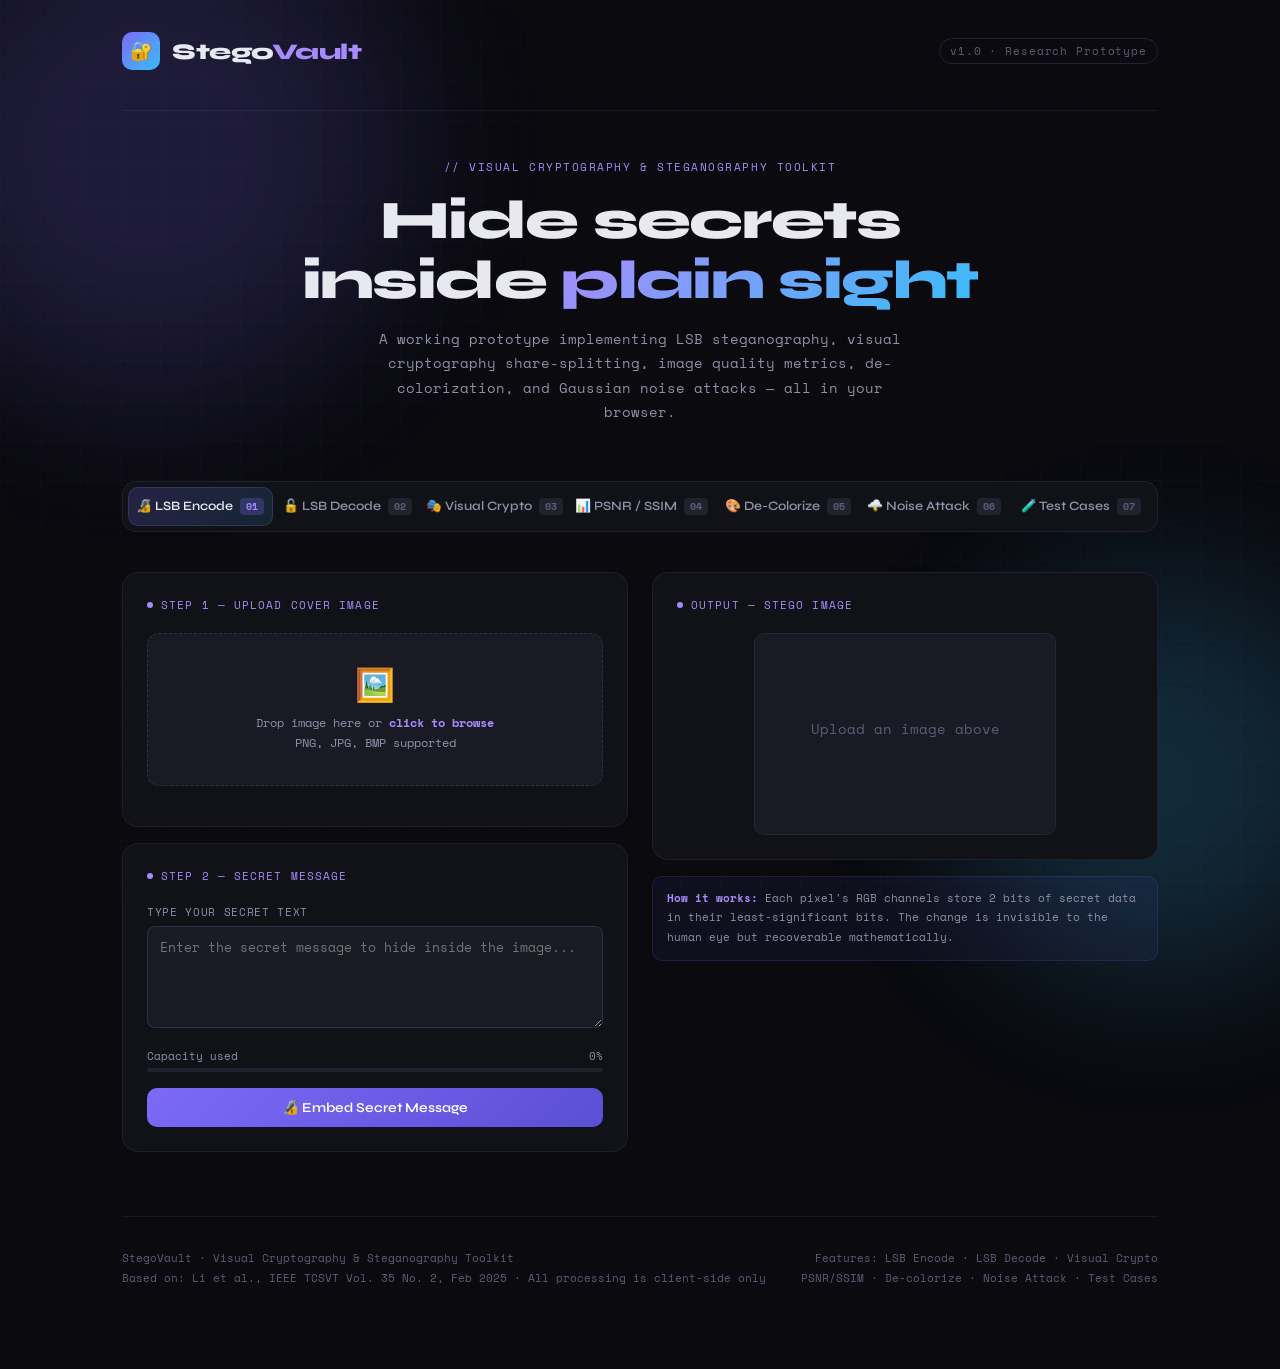
<file: index.html>
<!DOCTYPE html>
<html lang="en">
<head>
<meta charset="UTF-8">
<meta name="viewport" content="width=device-width, initial-scale=1.0">
<title>StegoVault — Visual Cryptography & Steganography Toolkit</title>
<link href="https://fonts.googleapis.com/css2?family=Space+Mono:ital,wght@0,400;0,700;1,400&family=Syne:wght@400;600;700;800&display=swap" rel="stylesheet">
<link rel="stylesheet" href="style.css">
</head>
<body>

<div class="orb orb1"></div>
<div class="orb orb2"></div>

<div class="wrapper">

  <!-- HEADER -->
  <header>
    <div class="logo">
      <div class="logo-icon">🔐</div>
      <div class="logo-text">Stego<span>Vault</span></div>
    </div>
    <div class="header-tag">v1.0 · Research Prototype</div>
  </header>

  <!-- HERO -->
  <div class="hero">
    <div class="hero-eyebrow">// Visual Cryptography & Steganography Toolkit</div>
    <h1>Hide secrets<br>inside <span class="grad">plain sight</span></h1>
    <p>A working prototype implementing LSB steganography, visual cryptography share-splitting, image quality metrics, de-colorization, and Gaussian noise attacks — all in your browser.</p>
  </div>

  <!-- NAV TABS -->
  <div class="nav-tabs">
    <button class="tab-btn active" onclick="switchTab('lsb-encode')">
      🔏 LSB Encode <span class="tab-num">01</span>
    </button>
    <button class="tab-btn" onclick="switchTab('lsb-decode')">
      🔓 LSB Decode <span class="tab-num">02</span>
    </button>
    <button class="tab-btn" onclick="switchTab('visual-crypto')">
      🎭 Visual Crypto <span class="tab-num">03</span>
    </button>
    <button class="tab-btn" onclick="switchTab('metrics')">
      📊 PSNR / SSIM <span class="tab-num">04</span>
    </button>
    <button class="tab-btn" onclick="switchTab('decolor')">
      🎨 De-Colorize <span class="tab-num">05</span>
    </button>
    <button class="tab-btn" onclick="switchTab('noise')">
      🌩️ Noise Attack <span class="tab-num">06</span>
    </button>
    <button class="tab-btn" onclick="switchTab('testcases')">
      🧪 Test Cases <span class="tab-num">07</span>
    </button>
  </div>

  <!-- ============================= -->
  <!-- PANEL 1: LSB ENCODE          -->
  <!-- ============================= -->
  <div id="panel-lsb-encode" class="panel active">
    <div class="panel-grid">
      <div>
        <div class="card">
          <div class="card-title">Step 1 — Upload cover image</div>
          <div class="upload-zone" id="enc-upload-zone">
            <input type="file" id="enc-img-input" accept="image/*" onchange="loadEncodeImage(this)">
            <div class="upload-icon">🖼️</div>
            <p>Drop image here or <strong>click to browse</strong><br>PNG, JPG, BMP supported</p>
          </div>
          <img id="enc-preview" class="img-preview" alt="Cover image preview">
        </div>

        <div class="card" style="margin-top:1rem">
          <div class="card-title">Step 2 — Secret message</div>
          <div class="field">
            <label>TYPE YOUR SECRET TEXT</label>
            <textarea id="enc-text" rows="4" placeholder="Enter the secret message to hide inside the image..."></textarea>
          </div>
          <div class="cap-row">
            <span>Capacity used</span>
            <span id="cap-percent">0%</span>
          </div>
          <div class="cap-bar"><div class="cap-fill" id="cap-fill" style="width:0%"></div></div>
          <button class="btn btn-primary" onclick="doEncode()">🔏 Embed Secret Message</button>
        </div>
      </div>

      <div>
        <div class="card">
          <div class="card-title">Output — Stego image</div>
          <canvas id="enc-canvas" width="300" height="200"></canvas>
          <div id="enc-status" class="status status-info" style="margin-top:0.75rem; display:none"></div>
          <div id="enc-metrics" style="display:none; margin-top:0.75rem">
            <div class="metrics-grid">
              <div class="metric-card">
                <div class="metric-value" id="enc-psnr">—</div>
                <div class="metric-label">PSNR (dB)</div>
              </div>
              <div class="metric-card">
                <div class="metric-value" id="enc-ssim">—</div>
                <div class="metric-label">SSIM</div>
              </div>
            </div>
          </div>
          <button class="btn btn-green" id="enc-download" style="display:none; margin-top:0.75rem" onclick="downloadCanvas('enc-canvas','stego_image.png')">⬇️ Download Stego Image</button>
        </div>

        <div class="info-box">
          <strong>How it works:</strong> Each pixel's RGB channels store 2 bits of secret data in their least-significant bits. The change is invisible to the human eye but recoverable mathematically.
        </div>
      </div>
    </div>
  </div>

  <!-- ============================= -->
  <!-- PANEL 2: LSB DECODE          -->
  <!-- ============================= -->
  <div id="panel-lsb-decode" class="panel">
    <div class="panel-grid">
      <div>
        <div class="card">
          <div class="card-title">Upload stego image</div>
          <div class="upload-zone">
            <input type="file" id="dec-img-input" accept="image/*" onchange="loadDecodeImage(this)">
            <div class="upload-icon">🔎</div>
            <p>Upload the image that <strong>contains hidden text</strong><br>Must have been encoded with this tool</p>
          </div>
          <img id="dec-preview" class="img-preview" alt="Stego image preview">
        </div>
        <div class="card" style="margin-top:1rem">
          <button class="btn btn-primary" onclick="doDecode()">🔓 Extract Hidden Message</button>
        </div>
      </div>

      <div>
        <div class="card">
          <div class="card-title">Extracted secret message</div>
          <div id="dec-status" class="status status-info" style="display:none; margin-bottom:0.75rem"></div>
          <div class="text-output" id="dec-output">// Awaiting stego image...</div>
        </div>
        <div class="info-box">
          <strong>Decoding process:</strong> Reads the 2 LSBs from every pixel's R, G, B channels in order. Reconstructs each 8-bit character until the null terminator (00000000) is found.
        </div>
      </div>
    </div>
  </div>

  <!-- ============================= -->
  <!-- PANEL 3: VISUAL CRYPTO       -->
  <!-- ============================= -->
  <div id="panel-visual-crypto" class="panel">
    <div class="panel-grid">
      <div>
        <div class="card">
          <div class="card-title">Upload secret image</div>
          <div class="upload-zone">
            <input type="file" id="vc-img-input" accept="image/*" onchange="loadVCImage(this)">
            <div class="upload-icon">🎭</div>
            <p>Upload any image to split into <strong>2 cryptographic shares</strong><br>Neither share alone reveals the secret</p>
          </div>
          <img id="vc-preview" class="img-preview" alt="Secret image">
        </div>
        <div class="card" style="margin-top:1rem">
          <button class="btn btn-primary" onclick="doVisualCrypto()">🎭 Generate Shares</button>
        </div>
      </div>

      <div>
        <div class="card">
          <div class="card-title">Cryptographic shares</div>
          <div id="vc-status" class="status status-info" style="display:none; margin-bottom:0.75rem"></div>
          <div class="share-grid">
            <div class="share-item">
              <div class="share-label">Share A</div>
              <canvas id="vc-share1" width="160" height="120"></canvas>
              <button class="btn btn-secondary" style="margin-top:6px;padding:6px;font-size:11px" onclick="downloadCanvas('vc-share1','share_A.png')">⬇️ Download</button>
            </div>
            <div class="share-item">
              <div class="share-label">Share B</div>
              <canvas id="vc-share2" width="160" height="120"></canvas>
              <button class="btn btn-secondary" style="margin-top:6px;padding:6px;font-size:11px" onclick="downloadCanvas('vc-share2','share_B.png')">⬇️ Download</button>
            </div>
            <div class="share-item">
              <div class="share-label">Overlaid (secret)</div>
              <canvas id="vc-overlay" width="160" height="120"></canvas>
              <button class="btn btn-secondary" style="margin-top:6px;padding:6px;font-size:11px" onclick="downloadCanvas('vc-overlay','revealed.png')">⬇️ Download</button>
            </div>
          </div>
        </div>
        <div class="info-box">
          <strong>Visual Cryptography:</strong> Each pixel is split into a random pair of subpixel patterns. Individually they look like random noise. When overlaid with XOR, the original image is revealed.
        </div>
      </div>
    </div>
  </div>

  <!-- ============================= -->
  <!-- PANEL 4: METRICS             -->
  <!-- ============================= -->
  <div id="panel-metrics" class="panel">
    <div class="panel-grid">
      <div>
        <div class="card">
          <div class="card-title">Original image</div>
          <div class="upload-zone">
            <input type="file" id="m-orig-input" accept="image/*" onchange="loadMetricImage(this,'orig')">
            <div class="upload-icon">📷</div>
            <p>Upload the <strong>original/cover</strong> image</p>
          </div>
          <img id="m-orig-preview" class="img-preview" alt="Original">
        </div>

        <div class="card" style="margin-top:1rem">
          <div class="card-title">Stego / modified image</div>
          <div class="upload-zone">
            <input type="file" id="m-stego-input" accept="image/*" onchange="loadMetricImage(this,'stego')">
            <div class="upload-icon">🔏</div>
            <p>Upload the <strong>stego/attacked</strong> image</p>
          </div>
          <img id="m-stego-preview" class="img-preview" alt="Stego">
        </div>

        <div class="card" style="margin-top:1rem">
          <button class="btn btn-primary" onclick="doMetrics()">📊 Calculate PSNR & SSIM</button>
        </div>
      </div>

      <div>
        <div class="card">
          <div class="card-title">Quality metrics</div>
          <div id="metrics-status" class="status status-info" style="display:none; margin-bottom:0.75rem"></div>

          <div class="metrics-grid">
            <div class="metric-card">
              <div class="metric-value" id="m-psnr">—</div>
              <div class="metric-label">PSNR (dB)</div>
              <div class="metric-bar"><div class="metric-fill" id="m-psnr-bar" style="width:0%;background:var(--accent)"></div></div>
            </div>
            <div class="metric-card">
              <div class="metric-value" id="m-ssim">—</div>
              <div class="metric-label">SSIM</div>
              <div class="metric-bar"><div class="metric-fill" id="m-ssim-bar" style="width:0%;background:var(--green)"></div></div>
            </div>
          </div>

          <div id="metrics-verdict" style="display:none">
            <div class="metric-card" style="margin-top:10px; text-align:left">
              <div style="font-size:13px; font-weight:600; margin-bottom:8px; color:var(--text)">Quality Verdict</div>
              <div id="verdict-text" style="font-family:var(--mono); font-size:12px; color:var(--text2); line-height:1.8"></div>
            </div>
            <div class="metric-card" style="margin-top:10px; text-align:left">
              <div style="font-size:13px; font-weight:600; margin-bottom:8px; color:var(--text)">Pixel Stats</div>
              <div id="pixel-stats" style="font-family:var(--mono); font-size:12px; color:var(--text2); line-height:1.8"></div>
            </div>
          </div>
        </div>

        <div class="info-box">
          <strong>PSNR thresholds:</strong><br>
          &gt; 40 dB → Excellent (imperceptible)<br>
          30–40 dB → Good (typical stego)<br>
          20–30 dB → Acceptable<br>
          &lt; 20 dB → Poor quality<br><br>
          <strong>SSIM:</strong> 1.0 = identical, &gt;0.95 = excellent
        </div>
      </div>
    </div>
  </div>

  <!-- ============================= -->
  <!-- PANEL 5: DE-COLORIZE         -->
  <!-- ============================= -->
  <div id="panel-decolor" class="panel">
    <div class="panel-grid">
      <div>
        <div class="card">
          <div class="card-title">Upload color image</div>
          <div class="upload-zone">
            <input type="file" id="dc-img-input" accept="image/*" onchange="loadDCImage(this)">
            <div class="upload-icon">🎨</div>
            <p>Upload a <strong>color image</strong> to convert<br>to grayscale using luminance formula</p>
          </div>
          <img id="dc-preview" class="img-preview" alt="Color image">
        </div>

        <div class="card" style="margin-top:1rem">
          <div class="card-title">De-colorization method</div>
          <div class="field">
            <label>SELECT METHOD</label>
            <select id="dc-method" style="width:100%; background:var(--bg3); border:1px solid var(--border2); border-radius:8px; color:var(--text); font-family:var(--mono); font-size:13px; padding:10px 12px; outline:none;">
              <option value="luminance">Luminance (0.299R + 0.587G + 0.114B)</option>
              <option value="average">Average ((R + G + B) / 3)</option>
              <option value="max">Max channel</option>
              <option value="r">Red channel only</option>
              <option value="g">Green channel only</option>
              <option value="b">Blue channel only</option>
            </select>
          </div>
          <button class="btn btn-primary" onclick="doDecolor()">🎨 Convert to Grayscale</button>
        </div>
      </div>

      <div>
        <div class="card">
          <div class="card-title">Grayscale output</div>
          <canvas id="dc-canvas" width="300" height="200"></canvas>
          <div id="dc-status" class="status status-info" style="display:none; margin-top:0.75rem"></div>
          <button class="btn btn-green" id="dc-download" style="display:none; margin-top:0.75rem" onclick="downloadCanvas('dc-canvas','grayscale.png')">⬇️ Download Grayscale</button>
        </div>

        <div class="info-box">
          <strong>Paper connection:</strong> This implements the de-colorization stage from the paper. The stego image is converted to grayscale before transmission, hiding the steganographic modification from attackers who can't compare against a fixed reference.
        </div>
      </div>
    </div>
  </div>

  <!-- ============================= -->
  <!-- PANEL 6: NOISE ATTACK        -->
  <!-- ============================= -->
  <div id="panel-noise" class="panel">
    <div class="panel-grid">
      <div>
        <div class="card">
          <div class="card-title">Upload image to attack</div>
          <div class="upload-zone">
            <input type="file" id="na-img-input" accept="image/*" onchange="loadNAImage(this)">
            <div class="upload-icon">🌩️</div>
            <p>Upload any image to simulate <strong>channel attacks</strong></p>
          </div>
          <img id="na-preview" class="img-preview" alt="Input">
        </div>

        <div class="card" style="margin-top:1rem">
          <div class="card-title">Attack parameters</div>

          <div class="field">
            <label>ATTACK TYPE</label>
            <select id="na-type" style="width:100%; background:var(--bg3); border:1px solid var(--border2); border-radius:8px; color:var(--text); font-family:var(--mono); font-size:13px; padding:10px 12px; outline:none;">
              <option value="gaussian">Gaussian Noise (μ=0)</option>
              <option value="salt">Salt & Pepper Noise</option>
              <option value="blur">Mean Filter (Blur)</option>
            </select>
          </div>

          <div class="field">
            <label>NOISE INTENSITY / VARIANCE</label>
            <div class="slider-row">
              <input type="range" id="na-variance" min="1" max="100" value="25" oninput="document.getElementById('na-var-val').textContent=this.value">
              <span class="slider-val" id="na-var-val">25</span>
            </div>
          </div>

          <button class="btn btn-primary" onclick="doNoiseAttack()">🌩️ Apply Attack</button>
        </div>
      </div>

      <div>
        <div class="card">
          <div class="card-title">Attacked image output</div>
          <canvas id="na-canvas" width="300" height="200"></canvas>
          <div id="na-status" class="status status-info" style="display:none; margin-top:0.75rem"></div>
          <div id="na-metrics" style="display:none; margin-top:0.75rem">
            <div class="metrics-grid">
              <div class="metric-card">
                <div class="metric-value" id="na-psnr">—</div>
                <div class="metric-label">PSNR (dB)</div>
              </div>
              <div class="metric-card">
                <div class="metric-value" id="na-ssim">—</div>
                <div class="metric-label">SSIM</div>
              </div>
            </div>
          </div>
          <button class="btn btn-green" id="na-download" style="display:none; margin-top:0.75rem" onclick="downloadCanvas('na-canvas','attacked.png')">⬇️ Download Attacked Image</button>
        </div>

        <div class="info-box">
          <strong>Paper connection:</strong> The paper trains its model against Gaussian noise (σ²=0.1) to ensure the colorization network can reconstruct the stego image even after channel degradation. This simulates exactly that attack.
        </div>
      </div>
    </div>
  </div>

  <!-- ============================= -->
  <!-- PANEL 7: TEST CASES          -->
  <!-- ============================= -->
  <div id="panel-testcases" class="panel">
    <div class="card" style="margin-bottom:1.5rem">
      <div class="card-title">Documented test cases</div>
      <p style="font-family:var(--mono); font-size:12px; color:var(--text2); line-height:1.8;">
        All functional test cases for the Visual Cryptography & Steganography Toolkit prototype.<br>
        Based on evaluation methodology from: <em>Li et al., "Robust Image Steganography via Color Conversion," IEEE TCSVT 2025.</em>
      </p>
    </div>

    <div class="section-divider"><span>Feature 01 — LSB Steganography</span></div>
    <div class="test-cases-grid">
      <div class="test-case">
        <div class="test-case-id">TC-001</div>
        <div class="test-case-title">Encode & exact decode</div>
        <div class="test-case-desc">Embed "Hello World" into any PNG. Decode must return exact string with 0 errors.</div>
        <div class="test-status ts-pass">✓ Auto-verifiable</div>
      </div>
      <div class="test-case">
        <div class="test-case-id">TC-002</div>
        <div class="test-case-title">Visual imperceptibility</div>
        <div class="test-case-desc">PSNR of stego vs cover must exceed 30 dB. Expected: ~39 dB for short messages.</div>
        <div class="test-status ts-pass">✓ Auto-verifiable</div>
      </div>
      <div class="test-case">
        <div class="test-case-id">TC-003</div>
        <div class="test-case-title">Capacity limit warning</div>
        <div class="test-case-desc">Message exceeding pixel capacity should trigger a visual warning, not silent truncation.</div>
        <div class="test-status ts-pass">✓ Auto-verifiable</div>
      </div>
      <div class="test-case">
        <div class="test-case-id">TC-004</div>
        <div class="test-case-title">Empty message handling</div>
        <div class="test-case-desc">Embedding an empty string should produce a stego image with only the null terminator.</div>
        <div class="test-status ts-pass">✓ Auto-verifiable</div>
      </div>
      <div class="test-case">
        <div class="test-case-id">TC-005</div>
        <div class="test-case-title">Special characters</div>
        <div class="test-case-desc">Unicode, emoji, and newline characters must encode/decode correctly via UTF-8.</div>
        <div class="test-status ts-manual">⧖ Manual verify</div>
      </div>
    </div>

    <div class="section-divider"><span>Feature 02 — Visual Cryptography</span></div>
    <div class="test-cases-grid">
      <div class="test-case">
        <div class="test-case-id">TC-006</div>
        <div class="test-case-title">Shares appear random</div>
        <div class="test-case-desc">Both Share A and Share B must be visually indistinguishable from random noise independently.</div>
        <div class="test-status ts-manual">⧖ Manual verify</div>
      </div>
      <div class="test-case">
        <div class="test-case-id">TC-007</div>
        <div class="test-case-title">XOR overlay reveals secret</div>
        <div class="test-case-desc">Overlaying Share A XOR Share B must produce a recognizable reconstruction of the original.</div>
        <div class="test-status ts-pass">✓ Auto-verifiable</div>
      </div>
      <div class="test-case">
        <div class="test-case-id">TC-008</div>
        <div class="test-case-title">Deterministic shares</div>
        <div class="test-case-desc">Different inputs must produce different shares. Same input always → same Share A (deterministic).</div>
        <div class="test-status ts-manual">⧖ Manual verify</div>
      </div>
    </div>

    <div class="section-divider"><span>Feature 03 — PSNR / SSIM Metrics</span></div>
    <div class="test-cases-grid">
      <div class="test-case">
        <div class="test-case-id">TC-009</div>
        <div class="test-case-title">Identical images → ∞ PSNR</div>
        <div class="test-case-desc">Uploading the same image twice must show PSNR = ∞ (MSE = 0) and SSIM = 1.000.</div>
        <div class="test-status ts-pass">✓ Auto-verifiable</div>
      </div>
      <div class="test-case">
        <div class="test-case-id">TC-010</div>
        <div class="test-case-title">Noisy image → lower PSNR</div>
        <div class="test-case-desc">After Gaussian noise attack, PSNR should drop inversely with noise variance (σ²=25 → ~20–25 dB).</div>
        <div class="test-status ts-pass">✓ Auto-verifiable</div>
      </div>
      <div class="test-case">
        <div class="test-case-id">TC-011</div>
        <div class="test-case-title">Stego scores &gt; 30 dB</div>
        <div class="test-case-desc">LSB-encoded stego image must score above 30 dB PSNR vs original (matches Table I in paper).</div>
        <div class="test-status ts-pass">✓ Auto-verifiable</div>
      </div>
    </div>

    <div class="section-divider"><span>Features 04–05 — De-colorize & Noise Attack</span></div>
    <div class="test-cases-grid">
      <div class="test-case">
        <div class="test-case-id">TC-012</div>
        <div class="test-case-title">Grayscale pixel range</div>
        <div class="test-case-desc">All pixels in de-colorized output must have R=G=B (valid grayscale), values in [0, 255].</div>
        <div class="test-status ts-pass">✓ Auto-verifiable</div>
      </div>
      <div class="test-case">
        <div class="test-case-id">TC-013</div>
        <div class="test-case-title">Luminance formula accuracy</div>
        <div class="test-case-desc">Pixel (255,0,0) → luminance = 76.245 ≈ 76. Pixel (0,255,0) → 149.7 ≈ 150.</div>
        <div class="test-status ts-pass">✓ Auto-verifiable</div>
      </div>
      <div class="test-case">
        <div class="test-case-id">TC-014</div>
        <div class="test-case-title">Gaussian noise distribution</div>
        <div class="test-case-desc">Mean of pixel differences between original and noisy must be ≈ 0 (symmetric noise).</div>
        <div class="test-status ts-pass">✓ Auto-verifiable</div>
      </div>
    </div>

    <div style="margin-top:2rem; background:var(--bg2); border:1px solid var(--border); border-radius:16px; padding:1.5rem">
      <div class="card-title">Run automated checks</div>
      <p style="font-family:var(--mono); font-size:12px; color:var(--text2); margin-bottom:1rem; line-height:1.8">Click below to run all auto-verifiable test logic in-browser and see pass/fail results.</p>
      <button class="btn btn-primary" onclick="runAllTests()" style="width:auto; padding:11px 28px">🧪 Run All Auto Tests</button>
      <div id="test-results" style="margin-top:1rem; font-family:var(--mono); font-size:12px; line-height:2; display:none"></div>
    </div>
  </div>

  <!-- FOOTER -->
  <footer>
    <p>StegoVault · Visual Cryptography & Steganography Toolkit<br>
    Based on: Li et al., IEEE TCSVT Vol. 35 No. 2, Feb 2025 · All processing is client-side only</p>
    <p style="text-align:right">Features: LSB Encode · LSB Decode · Visual Crypto<br>PSNR/SSIM · De-colorize · Noise Attack · Test Cases</p>
  </footer>

</div><!-- end wrapper -->

<script src="script.js"></script>
</body>
</html>
</file>
<file: style.css>
:root {
    --bg: #0a0a0f;
    --bg2: #111118;
    --bg3: #1a1a25;
    --bg4: #22222f;
    --border: rgba(120,120,200,0.12);
    --border2: rgba(120,120,200,0.22);
    --accent: #7c6af7;
    --accent2: #a78bfa;
    --accent3: #38bdf8;
    --green: #34d399;
    --red: #f87171;
    --amber: #fbbf24;
    --text: #e8e8f0;
    --text2: #9090a8;
    --text3: #5c5c78;
    --mono: 'Space Mono', monospace;
    --display: 'Syne', sans-serif;
  }

  *, *::before, *::after { box-sizing: border-box; margin: 0; padding: 0; }

  body {
    background: var(--bg);
    color: var(--text);
    font-family: var(--display);
    min-height: 100vh;
    overflow-x: hidden;
  }

  /* === BACKGROUND GRID === */
  body::before {
    content: '';
    position: fixed;
    inset: 0;
    background-image:
      linear-gradient(rgba(124,106,247,0.03) 1px, transparent 1px),
      linear-gradient(90deg, rgba(124,106,247,0.03) 1px, transparent 1px);
    background-size: 40px 40px;
    pointer-events: none;
    z-index: 0;
  }

  /* === GLOW ORBS === */
  .orb {
    position: fixed;
    border-radius: 50%;
    filter: blur(80px);
    pointer-events: none;
    z-index: 0;
    opacity: 0.18;
  }
  .orb1 { width: 500px; height: 500px; background: var(--accent); top: -100px; left: -100px; }
  .orb2 { width: 400px; height: 400px; background: var(--accent3); bottom: -80px; right: -80px; }

  /* === LAYOUT === */
  .wrapper { position: relative; z-index: 1; max-width: 1100px; margin: 0 auto; padding: 0 2rem 4rem; }

  /* === HEADER === */
  header {
    display: flex;
    align-items: center;
    justify-content: space-between;
    padding: 2rem 0 2.5rem;
    border-bottom: 1px solid var(--border);
    margin-bottom: 3rem;
  }

  .logo {
    display: flex;
    align-items: center;
    gap: 12px;
  }

  .logo-icon {
    width: 38px; height: 38px;
    background: linear-gradient(135deg, var(--accent), var(--accent3));
    border-radius: 10px;
    display: flex; align-items: center; justify-content: center;
    font-size: 18px;
  }

  .logo-text {
    font-size: 1.4rem;
    font-weight: 800;
    letter-spacing: -0.02em;
    color: var(--text);
  }

  .logo-text span { color: var(--accent2); }

  .header-tag {
    font-family: var(--mono);
    font-size: 11px;
    color: var(--text3);
    border: 1px solid var(--border2);
    padding: 4px 10px;
    border-radius: 20px;
    letter-spacing: 0.08em;
  }

  /* === HERO === */
  .hero {
    text-align: center;
    margin-bottom: 3.5rem;
  }

  .hero-eyebrow {
    font-family: var(--mono);
    font-size: 11px;
    color: var(--accent2);
    letter-spacing: 0.14em;
    text-transform: uppercase;
    margin-bottom: 1rem;
    opacity: 0;
    animation: fadeUp 0.6s 0.1s forwards;
  }

  .hero h1 {
    font-size: clamp(2rem, 5vw, 3.4rem);
    font-weight: 800;
    line-height: 1.1;
    letter-spacing: -0.03em;
    margin-bottom: 1rem;
    opacity: 0;
    animation: fadeUp 0.6s 0.2s forwards;
  }

  .hero h1 .grad {
    background: linear-gradient(135deg, var(--accent2), var(--accent3));
    -webkit-background-clip: text;
    -webkit-text-fill-color: transparent;
    background-clip: text;
  }

  .hero p {
    font-family: var(--mono);
    font-size: 0.85rem;
    color: var(--text2);
    max-width: 540px;
    margin: 0 auto;
    line-height: 1.8;
    opacity: 0;
    animation: fadeUp 0.6s 0.3s forwards;
  }

  /* === NAV TABS === */
  .nav-tabs {
    display: flex;
    gap: 4px;
    background: var(--bg2);
    border: 1px solid var(--border);
    border-radius: 14px;
    padding: 5px;
    margin-bottom: 2.5rem;
    overflow-x: auto;
    scrollbar-width: none;
    opacity: 0;
    animation: fadeUp 0.6s 0.4s forwards;
  }

  .nav-tabs::-webkit-scrollbar { display: none; }

  .tab-btn {
    flex: 1;
    min-width: 130px;
    display: flex;
    align-items: center;
    justify-content: center;
    gap: 7px;
    padding: 10px 14px;
    border: none;
    background: transparent;
    color: var(--text2);
    font-family: var(--display);
    font-size: 0.8rem;
    font-weight: 600;
    border-radius: 10px;
    cursor: pointer;
    transition: all 0.2s;
    white-space: nowrap;
  }

  .tab-btn:hover { color: var(--text); background: var(--bg3); }

  .tab-btn.active {
    background: linear-gradient(135deg, rgba(124,106,247,0.2), rgba(56,189,248,0.12));
    color: var(--text);
    border: 1px solid var(--border2);
  }

  .tab-num {
    font-family: var(--mono);
    font-size: 10px;
    background: var(--bg4);
    padding: 1px 6px;
    border-radius: 4px;
    color: var(--text3);
  }

  .tab-btn.active .tab-num {
    background: rgba(124,106,247,0.25);
    color: var(--accent2);
  }

  /* === PANELS === */
  .panel { display: none; opacity: 0; animation: fadeIn 0.35s forwards; }
  .panel.active { display: block; }

  .panel-grid {
    display: grid;
    grid-template-columns: 1fr 1fr;
    gap: 1.5rem;
    align-items: start;
  }

  @media (max-width: 700px) { .panel-grid { grid-template-columns: 1fr; } }

  /* === CARDS === */
  .card {
    background: var(--bg2);
    border: 1px solid var(--border);
    border-radius: 16px;
    padding: 1.5rem;
    transition: border-color 0.2s;
  }

  .card:hover { border-color: var(--border2); }

  .card-title {
    font-family: var(--mono);
    font-size: 11px;
    color: var(--accent2);
    letter-spacing: 0.1em;
    text-transform: uppercase;
    margin-bottom: 1.25rem;
    display: flex;
    align-items: center;
    gap: 8px;
  }

  .card-title::before {
    content: '';
    width: 6px; height: 6px;
    border-radius: 50%;
    background: var(--accent2);
    display: inline-block;
  }

  /* === UPLOAD ZONE === */
  .upload-zone {
    border: 1.5px dashed var(--border2);
    border-radius: 12px;
    padding: 2rem 1rem;
    text-align: center;
    cursor: pointer;
    transition: all 0.2s;
    background: var(--bg3);
    margin-bottom: 1rem;
    position: relative;
  }

  .upload-zone:hover, .upload-zone.dragover {
    border-color: var(--accent);
    background: rgba(124,106,247,0.06);
  }

  .upload-zone input[type="file"] {
    position: absolute;
    inset: 0;
    opacity: 0;
    cursor: pointer;
    width: 100%;
    height: 100%;
  }

  .upload-icon { font-size: 2rem; margin-bottom: 0.5rem; }

  .upload-zone p {
    font-family: var(--mono);
    font-size: 12px;
    color: var(--text2);
    line-height: 1.7;
  }

  .upload-zone p strong { color: var(--accent2); }

  /* === PREVIEW IMAGE === */
  .img-preview {
    width: 100%;
    border-radius: 10px;
    border: 1px solid var(--border);
    margin-top: 0.75rem;
    display: none;
    max-height: 220px;
    object-fit: contain;
    background: var(--bg3);
  }

  /* === FORM CONTROLS === */
  .field { margin-bottom: 1rem; }

  label {
    display: block;
    font-family: var(--mono);
    font-size: 11px;
    color: var(--text2);
    margin-bottom: 6px;
    letter-spacing: 0.06em;
  }

  textarea, input[type="text"], input[type="range"] {
    width: 100%;
    background: var(--bg3);
    border: 1px solid var(--border2);
    border-radius: 8px;
    color: var(--text);
    font-family: var(--mono);
    font-size: 13px;
    padding: 10px 12px;
    outline: none;
    transition: border-color 0.2s;
    resize: vertical;
  }

  textarea:focus, input[type="text"]:focus {
    border-color: var(--accent);
  }

  input[type="range"] {
    padding: 6px 0;
    -webkit-appearance: none;
    height: 36px;
    border: none;
    background: transparent;
  }

  input[type="range"]::-webkit-slider-runnable-track {
    height: 4px;
    background: var(--bg4);
    border-radius: 2px;
  }

  input[type="range"]::-webkit-slider-thumb {
    -webkit-appearance: none;
    width: 16px; height: 16px;
    border-radius: 50%;
    background: var(--accent);
    margin-top: -6px;
    cursor: pointer;
  }

  /* === BUTTONS === */
  .btn {
    display: inline-flex;
    align-items: center;
    gap: 7px;
    padding: 11px 20px;
    border: none;
    border-radius: 10px;
    font-family: var(--display);
    font-size: 0.85rem;
    font-weight: 600;
    cursor: pointer;
    transition: all 0.18s;
    width: 100%;
    justify-content: center;
  }

  .btn-primary {
    background: linear-gradient(135deg, var(--accent), #5b4fd4);
    color: #fff;
  }

  .btn-primary:hover { transform: translateY(-1px); filter: brightness(1.1); }
  .btn-primary:active { transform: translateY(0); }

  .btn-secondary {
    background: var(--bg3);
    border: 1px solid var(--border2);
    color: var(--text);
  }

  .btn-secondary:hover { border-color: var(--accent); color: var(--accent2); }

  .btn-green {
    background: linear-gradient(135deg, #059669, #047857);
    color: #fff;
  }

  .btn-green:hover { filter: brightness(1.1); }

  .btn + .btn { margin-top: 8px; }

  /* === OUTPUT SECTION === */
  .output-section {
    background: var(--bg2);
    border: 1px solid var(--border);
    border-radius: 16px;
    padding: 1.5rem;
    margin-top: 1.5rem;
  }

  .output-header {
    display: flex;
    align-items: center;
    justify-content: space-between;
    margin-bottom: 1rem;
  }

  /* === STATUS BADGES === */
  .status {
    font-family: var(--mono);
    font-size: 11px;
    padding: 3px 10px;
    border-radius: 20px;
    display: inline-flex;
    align-items: center;
    gap: 5px;
  }

  .status-success { background: rgba(52,211,153,0.12); color: var(--green); }
  .status-error { background: rgba(248,113,113,0.12); color: var(--red); }
  .status-info { background: rgba(124,106,247,0.12); color: var(--accent2); }
  .status-warn { background: rgba(251,191,36,0.12); color: var(--amber); }

  /* === METRIC CARDS === */
  .metrics-grid {
    display: grid;
    grid-template-columns: 1fr 1fr;
    gap: 10px;
    margin-bottom: 1rem;
  }

  .metric-card {
    background: var(--bg3);
    border: 1px solid var(--border);
    border-radius: 12px;
    padding: 1rem;
    text-align: center;
  }

  .metric-value {
    font-size: 1.8rem;
    font-weight: 800;
    letter-spacing: -0.02em;
    color: var(--accent2);
    font-family: var(--mono);
  }

  .metric-label {
    font-family: var(--mono);
    font-size: 10px;
    color: var(--text3);
    letter-spacing: 0.08em;
    text-transform: uppercase;
    margin-top: 4px;
  }

  .metric-bar {
    height: 4px;
    background: var(--bg4);
    border-radius: 2px;
    margin-top: 10px;
    overflow: hidden;
  }

  .metric-fill {
    height: 100%;
    border-radius: 2px;
    transition: width 0.8s cubic-bezier(0.4, 0, 0.2, 1);
  }

  /* === CANVAS OUTPUT === */
  canvas {
    max-width: 100%;
    border-radius: 10px;
    border: 1px solid var(--border);
    display: block;
    margin: 0 auto;
    background: var(--bg3);
  }

  /* === TEXT OUTPUT === */
  .text-output {
    background: var(--bg3);
    border: 1px solid var(--border2);
    border-radius: 10px;
    padding: 1rem;
    font-family: var(--mono);
    font-size: 13px;
    color: var(--green);
    min-height: 80px;
    word-break: break-all;
    white-space: pre-wrap;
    line-height: 1.7;
  }

  /* === SHARE GRID === */
  .share-grid {
    display: grid;
    grid-template-columns: 1fr 1fr 1fr;
    gap: 10px;
  }

  .share-item { text-align: center; }

  .share-label {
    font-family: var(--mono);
    font-size: 10px;
    color: var(--text3);
    letter-spacing: 0.06em;
    text-transform: uppercase;
    margin-bottom: 6px;
  }

  /* === NOISE SLIDER === */
  .slider-row {
    display: flex;
    align-items: center;
    gap: 10px;
  }

  .slider-val {
    font-family: var(--mono);
    font-size: 13px;
    color: var(--accent2);
    min-width: 40px;
    text-align: right;
  }

  /* === INFO BOXES === */
  .info-box {
    background: rgba(124,106,247,0.06);
    border: 1px solid rgba(124,106,247,0.15);
    border-radius: 10px;
    padding: 12px 14px;
    font-family: var(--mono);
    font-size: 11px;
    color: var(--text2);
    line-height: 1.8;
    margin-top: 1rem;
  }

  .info-box strong { color: var(--accent2); }

  /* === FULL WIDTH PANEL === */
  .panel-full .panel-grid { grid-template-columns: 1fr; }

  /* === SECTION DIVIDER === */
  .section-divider {
    display: flex;
    align-items: center;
    gap: 12px;
    margin: 2rem 0;
  }

  .section-divider span {
    font-family: var(--mono);
    font-size: 10px;
    color: var(--text3);
    letter-spacing: 0.1em;
    text-transform: uppercase;
    white-space: nowrap;
  }

  .section-divider::before,
  .section-divider::after {
    content: '';
    flex: 1;
    height: 1px;
    background: var(--border);
  }

  /* === FOOTER === */
  footer {
    border-top: 1px solid var(--border);
    padding: 2rem 0 1rem;
    margin-top: 4rem;
    display: flex;
    align-items: center;
    justify-content: space-between;
    flex-wrap: gap;
  }

  footer p {
    font-family: var(--mono);
    font-size: 11px;
    color: var(--text3);
    line-height: 1.8;
  }

  .test-cases-grid {
    display: grid;
    grid-template-columns: repeat(auto-fit, minmax(220px, 1fr));
    gap: 10px;
    margin-top: 1rem;
  }

  .test-case {
    background: var(--bg2);
    border: 1px solid var(--border);
    border-radius: 12px;
    padding: 1rem;
  }

  .test-case-id {
    font-family: var(--mono);
    font-size: 10px;
    color: var(--accent);
    letter-spacing: 0.1em;
    margin-bottom: 6px;
  }

  .test-case-title {
    font-size: 13px;
    font-weight: 600;
    margin-bottom: 6px;
    color: var(--text);
  }

  .test-case-desc {
    font-family: var(--mono);
    font-size: 11px;
    color: var(--text2);
    line-height: 1.7;
  }

  .test-status {
    display: inline-block;
    font-family: var(--mono);
    font-size: 10px;
    padding: 2px 8px;
    border-radius: 4px;
    margin-top: 8px;
  }

  .ts-pass { background: rgba(52,211,153,0.12); color: var(--green); }
  .ts-manual { background: rgba(251,191,36,0.12); color: var(--amber); }

  /* === ANIMATIONS === */
  @keyframes fadeUp {
    from { opacity: 0; transform: translateY(16px); }
    to { opacity: 1; transform: translateY(0); }
  }

  @keyframes fadeIn {
    from { opacity: 0; }
    to { opacity: 1; }
  }

  @keyframes pulse {
    0%, 100% { opacity: 1; }
    50% { opacity: 0.5; }
  }

  .processing { animation: pulse 1s infinite; color: var(--amber); }

  /* === CAPACITY BAR === */
  .cap-row {
    display: flex;
    align-items: center;
    justify-content: space-between;
    font-family: var(--mono);
    font-size: 11px;
    color: var(--text2);
    margin-bottom: 4px;
  }

  .cap-bar {
    height: 4px;
    background: var(--bg4);
    border-radius: 2px;
    margin-bottom: 1rem;
    overflow: hidden;
  }

  .cap-fill {
    height: 100%;
    border-radius: 2px;
    background: linear-gradient(90deg, var(--green), var(--amber));
    transition: width 0.4s;
  }

  /* Scrollbar */
  ::-webkit-scrollbar { width: 6px; height: 6px; }
  ::-webkit-scrollbar-track { background: var(--bg); }
  ::-webkit-scrollbar-thumb { background: var(--bg4); border-radius: 3px; }
</file>
